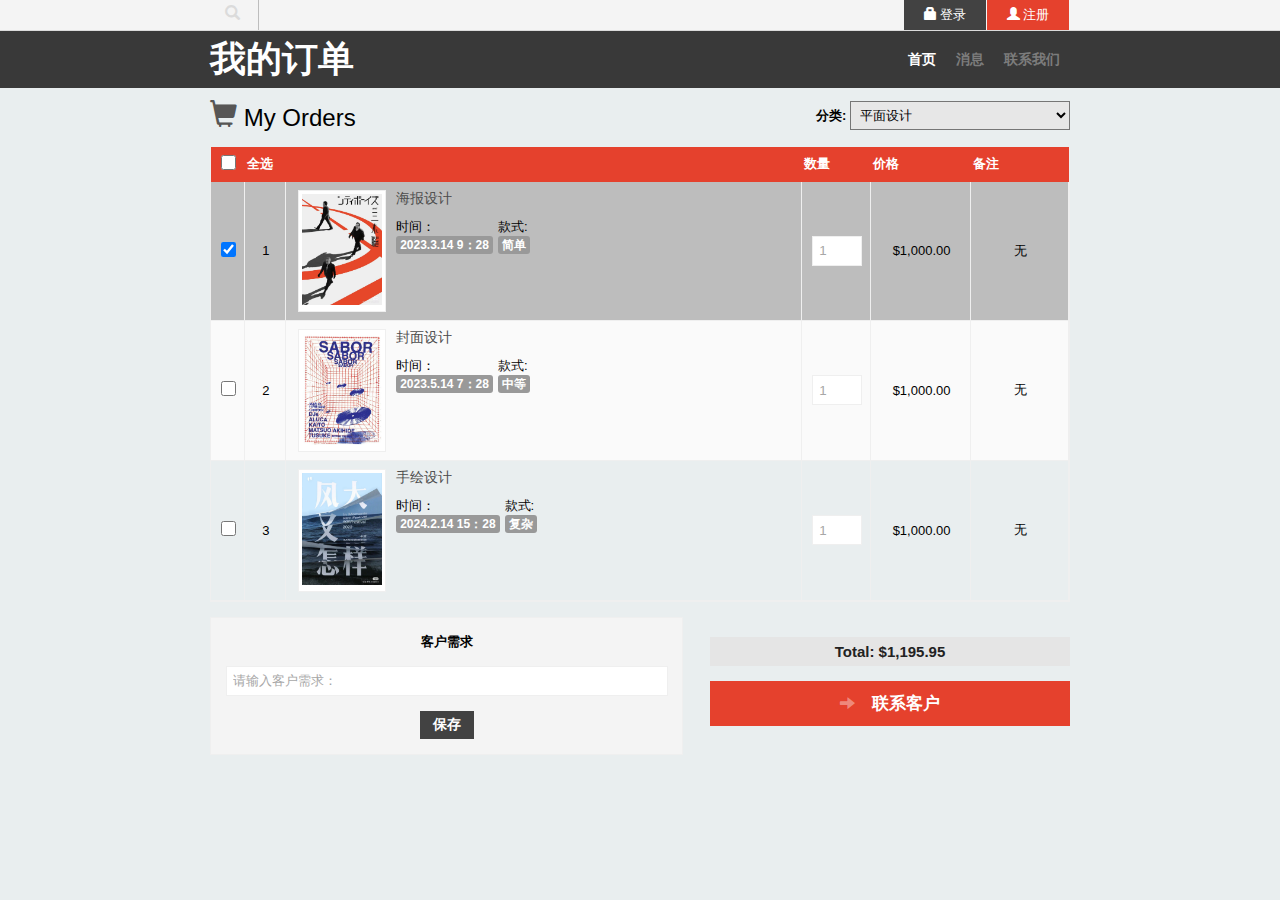
<file: dingdan/dingdan/order.html>
<!DOCTYPE html>
<html lang="en">
<head>
	<meta charset="UTF-8">
	<title>我的订单</title>
	<link rel="stylesheet" href="order.css">
	<link rel="stylesheet" href="style.css">
    <link rel="stylesheet" href="fonts/glyphicons/css/glyphicons.css">
	<link rel="stylesheet" href="fonts/font-awesome/css/font-awesome.min.css">
</head>
<body>
	<div id="header">
		<div id="top-nav">
			<div class="wrapper">
				<div id="search-box">
					<span class="glyphicon glyphicon-search"></span>
				</div> 
				<div id="top-menu">
					<ul>
						<li class="btn login">
							<a href="#">
								<span class="glyphicon glyphicon-lock"></span>
								登录
							</a>
						</li> 
						<li class="btn register">
							<a href="#">
								<span class="glyphicon glyphicon-user"></span> 
								注册
							</a>
						</li> 
					</ul>
				</div>
			</div>
		</div>
		<div id="nav">
			<div class="wrapper">
				<h1 class="logo">我的订单</h1>
				<ul class="nav-menu">
					<li class="selected"><a href="#">首页</a></li>
					<li class="menu-btn">
						<a href="#">消息</a></li>
					</li>
					<li><a href="#">联系我们</a></li>
				</ul>
			</div>
		</div>
	</div>
	<div class="zhan"></div>
	<div id="center" class="wrapper">
		<div class="top">
			<h2 class="title">
				<span class="glyphicon glyphicon-shopping-cart"></span>
				My Orders
			</h2>
			<div class="selected">
				<span>分类:</span>
				<select name="selected" id="selected">
					<option value="1">平面设计</option>
					<option value="2">视频设计</option>
					<option value="3">文档设计</option>
					<option value="4">室内设计</option>
				</select>
			</div>
			<div class="clear"></div>
		</div>
		<table class="middle">
			<thead>
				<tr">
					<th class="w31"><input type="checkbox" class="checkbox"></th>
					<th class="w39">全选</th>
					<th class="w521"></th>
					<th class="w67">数量</th>
					<th class="w97">价格</th>
					<th class="w97">备注</th>
				</tr>
			</thead>
			<tbody>
				<tr class="selected">
					<th><input type="checkbox" class="checkbox" checked></th>
					<th>1</th>
					<th class="praduct">
						<a href="#" class="img-box"><img src="img\order\1.jpg" alt=""></a>
						<div class="text-box">
							<a href="#">
								<h5>海报设计</h5>
							</a>
							<div class="type">
								<span>时间：</span>
								<br>
								<span class="grey">2023.3.14 9：28</span>
							</div>
							<div class="type">
								<span>款式:</span>
								<br>
								<span class="grey">简单</span>
							</div>
						</div>
					</th>
					<th><input type="text" class="text" value="1"></th>
					<th>$1,000.00</th>
					<th>无</th>
				</tr>
				<tr class="bgc">
					<th><input type="checkbox" class="checkbox"></th>
					<th>2</th>
					<th class="praduct">
						<a href="#" class="img-box"><img src="img\order\2.jpg" alt=""></a>
						<div class="text-box">
							<a href="#">
								<h5>封面设计</h5>
							</a>
							<div class="type">
								<span>时间：</span>
								<br>
								<span class="grey">2023.5.14 7：28</span>
							</div>
							<div class="type">
								<span>款式:</span>
								<br>
								<span class="grey">中等</span>
							</div>
						</div>
					</th>
					<th><input type="text" class="text" value="1"></th>
					<th>$1,000.00</th>
					<th>无</th>
				</tr>
				<tr>
					<th><input type="checkbox" class="checkbox"></th>
					<th>3</th>
					<th class="praduct">
						<a href="#" class="img-box"><img src="img\order\3.jpg" alt=""></a>
						<div class="text-box">
							<a href="#">
								<h5>手绘设计</h5>
							</a>
							<div class="type">
								<span>时间：</span>
								<br>
								<span class="grey">2024.2.14 15：28</span>
							</div>
							<div class="type">
								<span>款式:</span>
								<br>
								<span class="grey">复杂</span>
							</div>
						</div>
					</th>
					<th><input type="text" class="text" value="1"></th>
					<th>$1,000.00</th>
					<th>无</th>
				</tr>
			</tbody>	
		</table>
		<div class="bottom">
			<center class="discount">
				<strong>客户需求</strong>
				<input type="text" value="请输入客户需求：">
				<button>保存</button>
			</center>
			<div class="buy">
				<p>Total: $1,195.95</p>
				<button><span class="glyphicon glyphicon-arrow-right"></span>联系客户</button>
			</div>
		</div>
		<div class="clear"></div>
	</div>
	<script src="style.js"></script>
	<script src="order.js"></script>
</body>
</html>
</file>
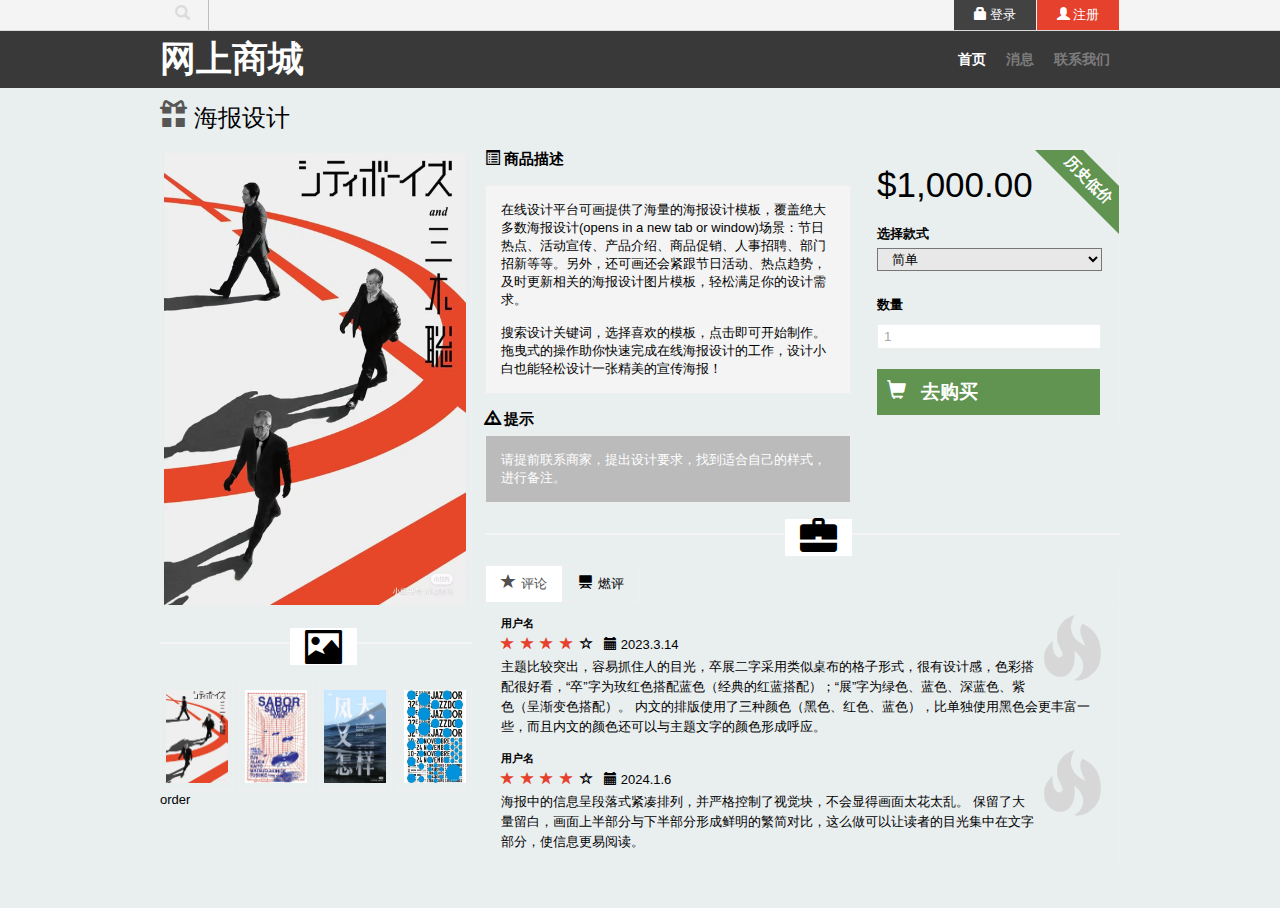
<file: dingdan/dingdan/product.html>
<!DOCTYPE html>
<html lang="en">
  <head>
    <meta charset="UTF-8" />
    <title>商品详情</title>
    <link rel="stylesheet" href="fonts/glyphicons/css/glyphicons.css" />
    <link rel="stylesheet" href="fonts/font-awesome/css/font-awesome.min.css" />
    <link rel="stylesheet" href="style.css" />
    <link rel="stylesheet" href="product.css" />
    <link rel="stylesheet" href="carousel.css" />
  </head>
  <body>
    <div id="header">
      <div id="top-nav">
        <div class="wrapper">
          <div id="search-box">
            <span class="glyphicon glyphicon-search"></span>
          </div>
          <div id="top-menu">
            <ul>
              <li class="btn login">
                <a href="#">
                  <span class="glyphicon glyphicon-lock"></span>
                  登录
                </a>
              </li>
              <li class="btn register">
                <a href="#">
                  <span class="glyphicon glyphicon-user"></span>
                  注册
                </a>
              </li>
            </ul>
          </div>
        </div>
      </div>
      <div id="nav">
        <div class="wrapper">
          <h1 class="logo">网上商城</h1>
          <ul class="nav-menu">
            <li class="selected"><a href="#">首页</a></li>
            <li class="menu-btn">
              <a href="#">消息</a></li>
            </li>

            <li><a href="#">联系我们</a></li>
          </ul>
        </div>
      </div>
    </div>
    <div class="zhan"></div>
    <div id="center" class="wrapper">
      <h2 id="title">
        <span class="glyphicon glyphicon-gift"></span>
        海报设计
      </h2>
      <div id="main">
        <div id="main-left">
          <a class="big-img-box">
            <img src="img\order\1.jpg" alt="" class="big-img" />
          </a>
          <div class="hr">
            <span class="glyphicon glyphicon-picture"> </span>
          </div>
          <ul class="small-imgs">
            <li>
              <a href="#" class="small-img-box">
                <img
                  src="img\order\1.jpg"
                  alt="图1"
                  class="small-img"
                />
              </a>
            </li>
            <li>
              <a href="#" class="small-img-box">
                <img
                  src="img\order\2.jpg"
                  alt="图2"
                  class="small-img"
                />
              </a>
            </li>
            <li>
              <a href="#" class="small-img-box">
                <img
                  src="img\order\3.jpg"
                  alt="图3"
                  class="small-img"
                />
              </a>
            </li>
            <li>
              <a href="#" class="small-img-box">
                <img
                  src="img\order\4.jpg"
                  alt="图4"
                  class="small-img"
                />
              </a>
            </li>
          </ul>
        </div>
        <div id="main-right">
          <div class="right-top">
            <div class="detail">
              <h3>
                <span class="glyphicon glyphicon-list-alt"></span>
                商品描述
              </h3>
              <div class="p-body">
                <p>
                  在线设计平台可画提供了海量的海报设计模板，覆盖绝大多数海报设计(opens in a new tab or window)场景：节日热点、活动宣传、产品介绍、商品促销、人事招聘、部门招新等等。另外，还可画还会紧跟节日活动、热点趋势，及时更新相关的海报设计图片模板，轻松满足你的设计需求。
                </p>
                <br />
                <p>
                  搜索设计关键词，选择喜欢的模板，点击即可开始制作。拖曳式的操作助你快速完成在线海报设计的工作，设计小白也能轻松设计一张精美的宣传海报！
                </p>
              </div>
              <h3>
                <span class="glyphicon glyphicon-warning-sign"></span>
                提示
              </h3>
              <p class="important-note">
                请提前联系商家，提出设计要求，找到适合自己的样式，进行备注。
              </p>
            </div>
            <div class="add">
              <span class="off">历史低价</span>
              <h4>$1,000.00</h4>
              <p class="btn-title">选择款式</p>
              <select name="select" id="select-size">
                <option value="1">简单</option>
                <option value="2">中等</option>
                <option value="3">复杂</option>
              </select>
              <p class="btn-title">数量</p>
              <input type="text" value="1" />
              <a href="#" class="butten"
                ><span class="glyphicon glyphicon-shopping-cart"></span> 去购买</a
              >
            </div>
            <div class="clear"></div>
          </div>
          <div class="hr">
            <span class="glyphicon glyphicon-briefcase"> </span>
          </div>
          <div class="right-bottom" id="right-bottom">
            <ul class="btn-box">
              <li class="active">
                <span class="glyphicon glyphicon-star"></span>评论
              </li>
              <li>
                <span class="glyphicon glyphicon-blackboard"></span>燃评
              </li>
            </ul>
            <div class="content-box">
              <div class="active customer js-box">
                <div class="one-customer">
                  <span class="glyphicon glyphicon-fire"></span>
                  <h5>用户名</h5>
                  <p class="star">
                    <span class="glyphicon glyphicon-star"></span>
                    <span class="glyphicon glyphicon-star"></span>
                    <span class="glyphicon glyphicon-star"></span>
                    <span class="glyphicon glyphicon-star"></span>
                    <span class="glyphicon glyphicon-star-empty"></span>
                    <span class="glyphicon glyphicon-calendar"></span>
                    <span>2023.3.14 </span>
                  </p>
                  <p class="text">
                    主题比较突出，容易抓住人的目光，卒展二字采用类似桌布的格子形式，很有设计感，色彩搭配很好看，“卒”字为玫红色搭配蓝色（经典的红蓝搭配）；“展”字为绿色、蓝色、深蓝色、紫色（呈渐变色搭配）。
                    内文的排版使用了三种颜色（黑色、红色、蓝色），比单独使用黑色会更丰富一些，而且内文的颜色还可以与主题文字的颜色形成呼应。
                  </p>
                </div>
                <div class="one-customer">
                  <span class="glyphicon glyphicon-fire"></span>
                  <h5>用户名</h5>
                  <p class="star">
                    <span class="glyphicon glyphicon-star"></span>
                    <span class="glyphicon glyphicon-star"></span>
                    <span class="glyphicon glyphicon-star"></span>
                    <span class="glyphicon glyphicon-star"></span>
                    <span class="glyphicon glyphicon-star-empty"></span>
                    <span class="glyphicon glyphicon-calendar"></span>
                    <span>2024.1.6</span>
                  </p>
                  <p class="text">
                    海报中的信息呈段落式紧凑排列，并严格控制了视觉块，不会显得画面太花太乱。
                    保留了大量留白，画面上半部分与下半部分形成鲜明的繁简对比，这么做可以让读者的目光集中在文字部分，使信息更易阅读。
                  </p>
                </div>
              </div>
              <div class="js-box">
                <p>
                海报中的信息呈段落式紧凑排列，并严格控制了视觉块，不会显得画面太花太乱。
                </p>
                <p>
                    <br/>
                设计主题比较突出，容易抓住人的目光，卒展二字采用类似桌布的格子形式，很有设计感，色彩搭配很好看，“卒”字为玫红色搭配蓝色（经典的红蓝搭配）；“展”字为绿色、蓝色、深蓝色、紫色（呈渐变色搭配）。
                内文的排版使用了三种颜色（黑色、红色、蓝色），比单独使用黑色会更丰富一些，而且内文的颜色还可以与主题文字的颜色形成呼应。
                </p>
              </div>
            </div>
          </div>
        </div>order
      </div>
      <div class="clear"></div>
    </div>

    <div class="dialog-box">
      <div class="content">
        <div class="dialog-title">
          <span class="dialog-close">X</span>
        </div>
        <div class="dialog-body">
          <img src="img\order\1.jpg" alt="" />
          <span class="dialog-prev">&lt;</span>
          <span class="dialog-next">&gt;</span>
        </div>
      </div>
    </div>
    <script src="style.js"></script>
    <script src="product.js"></script>
  </body>
</html>
</file>
<file: dingdan/dingdan/order.css>
/*top 开始*/
.title {
  font-size: 24px;
  font-weight: normal;
  margin-bottom: 15px;
  float: left;
}
.title .glyphicon {
  color: #575655;
  font-size: 27px;
}
.top .selected {
  float: right;
  line-height: 32px;
  font-weight: 600;
}
#selected {
  width: 220px;
  background: #e7e7e7;
  padding: 5px;
}
#selected option {
  background: #fff;
}
/*top 结束*/
/*table 开始*/
.middle {
  border: 1px solid #efefef;
  border-spacing: 0;
  border-top: 0;
  margin-bottom: 15px;
}
.middle .praduct {
  text-align: left;
}
thead th {
  text-align: left;
}
th {
  padding: 8px 0 8px 2px;
  border: 1px solid #efefef;
  border-left: 0;
  border-top: 0;
}
.w31 {
  width: 31px;
  text-align: center;
}
.w39 {
  width: 39px;
}
.w521 {
  width: 521px;
}
.w67 {
  width: 67px;
}
.w97 {
  width: 97px;
}
thead {
  background: #e5412d;
  color: #fff;
  height: 20px;
  border-color: #e5412d;
}
.middle thead th {
  border-color: #e5412d;
}
th .checkbox {
  width: 15px;
  height: 15px;
  border-radius: 7px;
}
tbody tr:hover,
tbody tr.selected {
  background: #bdbdbd;
}
tbody th {
  font-weight: normal;
}
tbody .bgc {
  background: #fafafa;
}
.middle .img-box {
  display: block;
  padding: 3px;
  border: 1px solid #efefef;
  background: #fff;
  width: 80px;
  float: left;
  margin-left: 10px;
  margin-right: 10px;
}
.middle .img-box img {
  width: 80px;
}
.middle .text-box {
  float: left;
}
.middle .text-box h5 {
  font-weight: 400;
  color: #4d4d4d;
  font-size: 14px;
}
.middle .text-box a {
  margin-bottom: 10px;
  display: block;
}
.middle .text-box a p {
  color: #e5412d;
  font-weight: normal;
}
.middle .text-box a p:hover {
  color: #4d4d4d;
}
.middle .text-box .type {
  float: left;
  margin-right: 5px;
  font-weight: normal;
}
.middle .text-box .type .grey {
  border-radius: 3px;
  display: inline-block;
  padding: 2px 4px;
  font-size: 12px;
  font-weight: bold;
  line-height: 14px;
  color: #ffffff;
  background: #999999;
}
.middle .text {
  width: 36px;
  height: 20px;
  padding: 4px 6px;
  border: 1px solid #efefef;
  color: #a7a7a7;
}
/*table 结束*/

/*bottom 开始*/
.discount {
  float: left;
  border: 1px solid #efefef;
  padding: 15px;
  position: relative;
  background: #f4f4f4;
  margin: 0 0 15px;
  width: 441px;
}
.discount strong {
  display: block;
}
.discount input {
  display: block;
  margin: 15px 0;
  border: 1px solid #efefef;
  color: #a7a7a7;
  padding: 4px 6px;
  height: 20px;
  width: 428px;
}
.discount button {
  display: block;
  background: #424242;
  color: #fff;
  border: 1px solid #424242;
  padding: 4px 12px;
  font-size: 14px;
  font-weight: bold;
}

.buy {
  width: 360px;
  float: right;
  padding-top: 20px;
}
.buy p {
  font-size: 15px;
  color: #222;
  height: 29px;
  padding: 0 10px;
  line-height: 29px;
  background: #e5e5e5;
  text-align: center;
  font-weight: bold;
  margin-bottom: 15px;
}
.buy button {
  font-weight: 600;
  padding: 10px;
  background: #e5412d;
  border: 1px solid #e5412d;
  color: #ffffff;
  width: 100%;
  font-size: 17px;
}
.buy span {
  color: rgba(255, 255, 255, 0.4);
  margin-right: 17px;
  font-size: 15px;
}
/*bottom 结束*/
</file>
<file: dingdan/dingdan/style.css>
/*样式重置*/
* {
  margin: 0;
  padding: 0;
}
ul,
ol {
  list-style: none;
}
a {
  text-decoration: none;
}
img {
  border: 0;
}

/*通用样式 开始*/
body {
  font-size: 13px;
  font-family: "Roboto", sans-serif;
  background: #e9eeef;
}
.wrapper {
  width: 860px;
  margin: 0 auto;
}
.arrow {
  width: 0;
  height: 0;
  border: 4px solid transparent;
  border-top-color: #bdbdbd;
  display: inline-block;
}
.zhan {
  height: 100px;
}
.clear {
  clear: both;
}
/*通用样式 结束*/

/*header 开始*/
#header {
  width: 100%;
  height: 88px;
  position: fixed;
  z-index: 1;
}
#top-nav {
  height: 30px;
  line-height: 30px;
  background: #f4f4f4;
  border-bottom: 1px solid #dbdbdb;
}
#top-nav .glyphicon-search {
  text-indent: 15px;
  color: #dbdbdb;
  font-size: 15px;
}
#top-nav .glyphicon-search:hover {
  color: #f00;
  cursor: pointer; /*鼠标变手形*/
}
#search-box {
  width: 48px;
  border-right: 1px solid #bdbdbd;
  float: left;
}
#top-menu {
  height: 30px;
  float: right;
}
#top-menu li {
  float: left;
  margin-right: 10px;
}

#top-menu .share a {
  font-size: 17px;
  color: #dbdbdb;
}
#top-menu .share a:hover {
  color: #f00;
}
#top-menu .btn {
  width: 82px;
  height: 30px;
  text-align: center;
  margin-right: 1px;
}
#top-menu .btn:hover {
  background: #f4f4f4;
}
#top-menu .btn:hover a {
  color: #040404;
}
#top-menu .btn:hover .glyphicon {
  color: #f00;
}
#top-menu .btn a {
  color: #fff;
}
#top-menu .login {
  background: #424242;
}
#top-menu .register {
  background: #e5412d;
}
#nav {
  height: 56px;
  line-height: 56px;
  border-bottom: 1px solid #393939;
  background: #393939;
}
#nav .logo {
  color: #fff;
  font-size: 36px;
  float: left;
}
#nav .nav-menu {
  float: right;
}
#nav .nav-menu > li {
  float: left;
  padding: 0 10px;
  position: relative;
}

@keyframes showul {
  0% {
  }
  100% {
    top: 56px;
  }
}
#nav .nav-menu a {
  font-size: 14px;
  color: #7c7c7c;
  font-weight: bold;
}
#nav .nav-menu .selected a {
  color: #fff;
}

/*header 结束*/
</file>
<file: dingdan/dingdan/fonts/glyphicons/css/glyphicons.css>
/*!
 *
 *  Project:  GLYPHICONS
 *  Author:   Jan Kovarik - www.glyphicons.com
 *  Twitter:  @jankovarik
 *
 */
html,
html .halflings {
  -webkit-font-smoothing: antialiased !important;
}
@font-face {
  font-family: 'Glyphicons Halflings';

  src: url('../fonts/glyphicons-halflings-regular.eot');
  src: url('../fonts/glyphicons-halflings-regular.eot?#iefix') format('embedded-opentype'), url('../fonts/glyphicons-halflings-regular.woff2') format('woff2'), url('../fonts/glyphicons-halflings-regular.woff') format('woff'), url('../fonts/glyphicons-halflings-regular.ttf') format('truetype'), url('../fonts/glyphicons-halflings-regular.svg#glyphicons_halflingsregular') format('svg');
}
.glyphicon {
  position: relative;
  top: 1px;
  display: inline-block;
  font-family: 'Glyphicons Halflings';
  font-style: normal;
  font-weight: normal;
  line-height: 1;

  -webkit-font-smoothing: antialiased;
  -moz-osx-font-smoothing: grayscale;
}
.glyphicon-asterisk:before {
  content: "\002a";
}
.glyphicon-plus:before {
  content: "\002b";
}
.glyphicon-euro:before,
.glyphicon-eur:before {
  content: "\20ac";
}
.glyphicon-minus:before {
  content: "\2212";
}
.glyphicon-cloud:before {
  content: "\2601";
}
.glyphicon-envelope:before {
  content: "\2709";
}
.glyphicon-pencil:before {
  content: "\270f";
}
.glyphicon-glass:before {
  content: "\e001";
}
.glyphicon-music:before {
  content: "\e002";
}
.glyphicon-search:before {
  content: "\e003";
}
.glyphicon-heart:before {
  content: "\e005";
}
.glyphicon-star:before {
  content: "\e006";
}
.glyphicon-star-empty:before {
  content: "\e007";
}
.glyphicon-user:before {
  content: "\e008";
}
.glyphicon-film:before {
  content: "\e009";
}
.glyphicon-th-large:before {
  content: "\e010";
}
.glyphicon-th:before {
  content: "\e011";
}
.glyphicon-th-list:before {
  content: "\e012";
}
.glyphicon-ok:before {
  content: "\e013";
}
.glyphicon-remove:before {
  content: "\e014";
}
.glyphicon-zoom-in:before {
  content: "\e015";
}
.glyphicon-zoom-out:before {
  content: "\e016";
}
.glyphicon-off:before {
  content: "\e017";
}
.glyphicon-signal:before {
  content: "\e018";
}
.glyphicon-cog:before {
  content: "\e019";
}
.glyphicon-trash:before {
  content: "\e020";
}
.glyphicon-home:before {
  content: "\e021";
}
.glyphicon-file:before {
  content: "\e022";
}
.glyphicon-time:before {
  content: "\e023";
}
.glyphicon-road:before {
  content: "\e024";
}
.glyphicon-download-alt:before {
  content: "\e025";
}
.glyphicon-download:before {
  content: "\e026";
}
.glyphicon-upload:before {
  content: "\e027";
}
.glyphicon-inbox:before {
  content: "\e028";
}
.glyphicon-play-circle:before {
  content: "\e029";
}
.glyphicon-repeat:before {
  content: "\e030";
}
.glyphicon-refresh:before {
  content: "\e031";
}
.glyphicon-list-alt:before {
  content: "\e032";
}
.glyphicon-lock:before {
  content: "\e033";
}
.glyphicon-flag:before {
  content: "\e034";
}
.glyphicon-headphones:before {
  content: "\e035";
}
.glyphicon-volume-off:before {
  content: "\e036";
}
.glyphicon-volume-down:before {
  content: "\e037";
}
.glyphicon-volume-up:before {
  content: "\e038";
}
.glyphicon-qrcode:before {
  content: "\e039";
}
.glyphicon-barcode:before {
  content: "\e040";
}
.glyphicon-tag:before {
  content: "\e041";
}
.glyphicon-tags:before {
  content: "\e042";
}
.glyphicon-book:before {
  content: "\e043";
}
.glyphicon-bookmark:before {
  content: "\e044";
}
.glyphicon-print:before {
  content: "\e045";
}
.glyphicon-camera:before {
  content: "\e046";
}
.glyphicon-font:before {
  content: "\e047";
}
.glyphicon-bold:before {
  content: "\e048";
}
.glyphicon-italic:before {
  content: "\e049";
}
.glyphicon-text-height:before {
  content: "\e050";
}
.glyphicon-text-width:before {
  content: "\e051";
}
.glyphicon-align-left:before {
  content: "\e052";
}
.glyphicon-align-center:before {
  content: "\e053";
}
.glyphicon-align-right:before {
  content: "\e054";
}
.glyphicon-align-justify:before {
  content: "\e055";
}
.glyphicon-list:before {
  content: "\e056";
}
.glyphicon-indent-left:before {
  content: "\e057";
}
.glyphicon-indent-right:before {
  content: "\e058";
}
.glyphicon-facetime-video:before {
  content: "\e059";
}
.glyphicon-picture:before {
  content: "\e060";
}
.glyphicon-map-marker:before {
  content: "\e062";
}
.glyphicon-adjust:before {
  content: "\e063";
}
.glyphicon-tint:before {
  content: "\e064";
}
.glyphicon-edit:before {
  content: "\e065";
}
.glyphicon-share:before {
  content: "\e066";
}
.glyphicon-check:before {
  content: "\e067";
}
.glyphicon-move:before {
  content: "\e068";
}
.glyphicon-step-backward:before {
  content: "\e069";
}
.glyphicon-fast-backward:before {
  content: "\e070";
}
.glyphicon-backward:before {
  content: "\e071";
}
.glyphicon-play:before {
  content: "\e072";
}
.glyphicon-pause:before {
  content: "\e073";
}
.glyphicon-stop:before {
  content: "\e074";
}
.glyphicon-forward:before {
  content: "\e075";
}
.glyphicon-fast-forward:before {
  content: "\e076";
}
.glyphicon-step-forward:before {
  content: "\e077";
}
.glyphicon-eject:before {
  content: "\e078";
}
.glyphicon-chevron-left:before {
  content: "\e079";
}
.glyphicon-chevron-right:before {
  content: "\e080";
}
.glyphicon-plus-sign:before {
  content: "\e081";
}
.glyphicon-minus-sign:before {
  content: "\e082";
}
.glyphicon-remove-sign:before {
  content: "\e083";
}
.glyphicon-ok-sign:before {
  content: "\e084";
}
.glyphicon-question-sign:before {
  content: "\e085";
}
.glyphicon-info-sign:before {
  content: "\e086";
}
.glyphicon-screenshot:before {
  content: "\e087";
}
.glyphicon-remove-circle:before {
  content: "\e088";
}
.glyphicon-ok-circle:before {
  content: "\e089";
}
.glyphicon-ban-circle:before {
  content: "\e090";
}
.glyphicon-arrow-left:before {
  content: "\e091";
}
.glyphicon-arrow-right:before {
  content: "\e092";
}
.glyphicon-arrow-up:before {
  content: "\e093";
}
.glyphicon-arrow-down:before {
  content: "\e094";
}
.glyphicon-share-alt:before {
  content: "\e095";
}
.glyphicon-resize-full:before {
  content: "\e096";
}
.glyphicon-resize-small:before {
  content: "\e097";
}
.glyphicon-exclamation-sign:before {
  content: "\e101";
}
.glyphicon-gift:before {
  content: "\e102";
}
.glyphicon-leaf:before {
  content: "\e103";
}
.glyphicon-fire:before {
  content: "\e104";
}
.glyphicon-eye-open:before {
  content: "\e105";
}
.glyphicon-eye-close:before {
  content: "\e106";
}
.glyphicon-warning-sign:before {
  content: "\e107";
}
.glyphicon-plane:before {
  content: "\e108";
}
.glyphicon-calendar:before {
  content: "\e109";
}
.glyphicon-random:before {
  content: "\e110";
}
.glyphicon-comment:before {
  content: "\e111";
}
.glyphicon-magnet:before {
  content: "\e112";
}
.glyphicon-chevron-up:before {
  content: "\e113";
}
.glyphicon-chevron-down:before {
  content: "\e114";
}
.glyphicon-retweet:before {
  content: "\e115";
}
.glyphicon-shopping-cart:before {
  content: "\e116";
}
.glyphicon-folder-close:before {
  content: "\e117";
}
.glyphicon-folder-open:before {
  content: "\e118";
}
.glyphicon-resize-vertical:before {
  content: "\e119";
}
.glyphicon-resize-horizontal:before {
  content: "\e120";
}
.glyphicon-hdd:before {
  content: "\e121";
}
.glyphicon-bullhorn:before {
  content: "\e122";
}
.glyphicon-bell:before {
  content: "\e123";
}
.glyphicon-certificate:before {
  content: "\e124";
}
.glyphicon-thumbs-up:before {
  content: "\e125";
}
.glyphicon-thumbs-down:before {
  content: "\e126";
}
.glyphicon-hand-right:before {
  content: "\e127";
}
.glyphicon-hand-left:before {
  content: "\e128";
}
.glyphicon-hand-up:before {
  content: "\e129";
}
.glyphicon-hand-down:before {
  content: "\e130";
}
.glyphicon-circle-arrow-right:before {
  content: "\e131";
}
.glyphicon-circle-arrow-left:before {
  content: "\e132";
}
.glyphicon-circle-arrow-up:before {
  content: "\e133";
}
.glyphicon-circle-arrow-down:before {
  content: "\e134";
}
.glyphicon-globe:before {
  content: "\e135";
}
.glyphicon-wrench:before {
  content: "\e136";
}
.glyphicon-tasks:before {
  content: "\e137";
}
.glyphicon-filter:before {
  content: "\e138";
}
.glyphicon-briefcase:before {
  content: "\e139";
}
.glyphicon-fullscreen:before {
  content: "\e140";
}
.glyphicon-dashboard:before {
  content: "\e141";
}
.glyphicon-paperclip:before {
  content: "\e142";
}
.glyphicon-heart-empty:before {
  content: "\e143";
}
.glyphicon-link:before {
  content: "\e144";
}
.glyphicon-phone:before {
  content: "\e145";
}
.glyphicon-pushpin:before {
  content: "\e146";
}
.glyphicon-usd:before {
  content: "\e148";
}
.glyphicon-gbp:before {
  content: "\e149";
}
.glyphicon-sort:before {
  content: "\e150";
}
.glyphicon-sort-by-alphabet:before {
  content: "\e151";
}
.glyphicon-sort-by-alphabet-alt:before {
  content: "\e152";
}
.glyphicon-sort-by-order:before {
  content: "\e153";
}
.glyphicon-sort-by-order-alt:before {
  content: "\e154";
}
.glyphicon-sort-by-attributes:before {
  content: "\e155";
}
.glyphicon-sort-by-attributes-alt:before {
  content: "\e156";
}
.glyphicon-unchecked:before {
  content: "\e157";
}
.glyphicon-expand:before {
  content: "\e158";
}
.glyphicon-collapse-down:before {
  content: "\e159";
}
.glyphicon-collapse-up:before {
  content: "\e160";
}
.glyphicon-log-in:before {
  content: "\e161";
}
.glyphicon-flash:before {
  content: "\e162";
}
.glyphicon-log-out:before {
  content: "\e163";
}
.glyphicon-new-window:before {
  content: "\e164";
}
.glyphicon-record:before {
  content: "\e165";
}
.glyphicon-save:before {
  content: "\e166";
}
.glyphicon-open:before {
  content: "\e167";
}
.glyphicon-saved:before {
  content: "\e168";
}
.glyphicon-import:before {
  content: "\e169";
}
.glyphicon-export:before {
  content: "\e170";
}
.glyphicon-send:before {
  content: "\e171";
}
.glyphicon-floppy-disk:before {
  content: "\e172";
}
.glyphicon-floppy-saved:before {
  content: "\e173";
}
.glyphicon-floppy-remove:before {
  content: "\e174";
}
.glyphicon-floppy-save:before {
  content: "\e175";
}
.glyphicon-floppy-open:before {
  content: "\e176";
}
.glyphicon-credit-card:before {
  content: "\e177";
}
.glyphicon-transfer:before {
  content: "\e178";
}
.glyphicon-cutlery:before {
  content: "\e179";
}
.glyphicon-header:before {
  content: "\e180";
}
.glyphicon-compressed:before {
  content: "\e181";
}
.glyphicon-earphone:before {
  content: "\e182";
}
.glyphicon-phone-alt:before {
  content: "\e183";
}
.glyphicon-tower:before {
  content: "\e184";
}
.glyphicon-stats:before {
  content: "\e185";
}
.glyphicon-sd-video:before {
  content: "\e186";
}
.glyphicon-hd-video:before {
  content: "\e187";
}
.glyphicon-subtitles:before {
  content: "\e188";
}
.glyphicon-sound-stereo:before {
  content: "\e189";
}
.glyphicon-sound-dolby:before {
  content: "\e190";
}
.glyphicon-sound-5-1:before {
  content: "\e191";
}
.glyphicon-sound-6-1:before {
  content: "\e192";
}
.glyphicon-sound-7-1:before {
  content: "\e193";
}
.glyphicon-copyright-mark:before {
  content: "\e194";
}
.glyphicon-registration-mark:before {
  content: "\e195";
}
.glyphicon-cloud-download:before {
  content: "\e197";
}
.glyphicon-cloud-upload:before {
  content: "\e198";
}
.glyphicon-tree-conifer:before {
  content: "\e199";
}
.glyphicon-tree-deciduous:before {
  content: "\e200";
}
.glyphicon-cd:before {
  content: "\e201";
}
.glyphicon-save-file:before {
  content: "\e202";
}
.glyphicon-open-file:before {
  content: "\e203";
}
.glyphicon-level-up:before {
  content: "\e204";
}
.glyphicon-copy:before {
  content: "\e205";
}
.glyphicon-paste:before {
  content: "\e206";
}
.glyphicon-alert:before {
  content: "\e209";
}
.glyphicon-equalizer:before {
  content: "\e210";
}
.glyphicon-king:before {
  content: "\e211";
}
.glyphicon-queen:before {
  content: "\e212";
}
.glyphicon-pawn:before {
  content: "\e213";
}
.glyphicon-bishop:before {
  content: "\e214";
}
.glyphicon-knight:before {
  content: "\e215";
}
.glyphicon-baby-formula:before {
  content: "\e216";
}
.glyphicon-tent:before {
  content: "\26fa";
}
.glyphicon-blackboard:before {
  content: "\e218";
}
.glyphicon-bed:before {
  content: "\e219";
}
.glyphicon-apple:before {
  content: "\f8ff";
}
.glyphicon-erase:before {
  content: "\e221";
}
.glyphicon-hourglass:before {
  content: "\231b";
}
.glyphicon-lamp:before {
  content: "\e223";
}
.glyphicon-duplicate:before {
  content: "\e224";
}
.glyphicon-piggy-bank:before {
  content: "\e225";
}
.glyphicon-scissors:before {
  content: "\e226";
}
.glyphicon-bitcoin:before {
  content: "\e227";
}
.glyphicon-btc:before {
  content: "\e227";
}
.glyphicon-xbt:before {
  content: "\e227";
}
.glyphicon-yen:before {
  content: "\00a5";
}
.glyphicon-jpy:before {
  content: "\00a5";
}
.glyphicon-ruble:before {
  content: "\20bd";
}
.glyphicon-rub:before {
  content: "\20bd";
}
.glyphicon-scale:before {
  content: "\e230";
}
.glyphicon-ice-lolly:before {
  content: "\e231";
}
.glyphicon-ice-lolly-tasted:before {
  content: "\e232";
}
.glyphicon-education:before {
  content: "\e233";
}
.glyphicon-option-horizontal:before {
  content: "\e234";
}
.glyphicon-option-vertical:before {
  content: "\e235";
}
.glyphicon-menu-hamburger:before {
  content: "\e236";
}
.glyphicon-modal-window:before {
  content: "\e237";
}
.glyphicon-oil:before {
  content: "\e238";
}
.glyphicon-grain:before {
  content: "\e239";
}
.glyphicon-sunglasses:before {
  content: "\e240";
}
.glyphicon-text-size:before {
  content: "\e241";
}
.glyphicon-text-color:before {
  content: "\e242";
}
.glyphicon-text-background:before {
  content: "\e243";
}
.glyphicon-object-align-top:before {
  content: "\e244";
}
.glyphicon-object-align-bottom:before {
  content: "\e245";
}
.glyphicon-object-align-horizontal:before {
  content: "\e246";
}
.glyphicon-object-align-left:before {
  content: "\e247";
}
.glyphicon-object-align-vertical:before {
  content: "\e248";
}
.glyphicon-object-align-right:before {
  content: "\e249";
}
.glyphicon-triangle-right:before {
  content: "\e250";
}
.glyphicon-triangle-left:before {
  content: "\e251";
}
.glyphicon-triangle-bottom:before {
  content: "\e252";
}
.glyphicon-triangle-top:before {
  content: "\e253";
}
.glyphicon-console:before {
  content: "\e254";
}
.glyphicon-superscript:before {
  content: "\e255";
}
.glyphicon-subscript:before {
  content: "\e256";
}
.glyphicon-menu-left:before {
  content: "\e257";
}
.glyphicon-menu-right:before {
  content: "\e258";
}
.glyphicon-menu-down:before {
  content: "\e259";
}
.glyphicon-menu-up:before {
  content: "\e260";
}
</file>
<file: dingdan/dingdan/product.css>
.wrapper {
  width: 960px;
  margin: 0 auto;
}
/*title 开始*/
#title {
  font-size: 24px;
  font-weight: normal;
  margin-bottom: 15px;
}
#title .glyphicon {
  color: #575655;
  font-size: 27px;
}
/*title 结束*/
/*center 开始*/
#center {
  margin-bottom: 40px;
}
/*center 结束*/
/*main 开始*/
#main {
  margin-bottom: 15px;
}
#main-left {
  float: left;
}
#main-right {
  float: right;
  width: 635px;
}
/*main-left 开始*/
#main-left {
  margin-right: 5px;
  width: 312px;
}
#main-left .big-img-box {
  display: block;
  padding: 3px;
  border: 1px solid #efefef;
}
#main-left .big-img-box .big-img {
  width: 302px;
  height: 452px;
}
/*hr 开始*/
#main-left .hr {
  height: 2px;
  background: #f4f4f4;
  margin: 30px auto;
  position: relative;
  text-align: center;
}
#main-left .hr .glyphicon {
  font-size: 37px;
  position: absolute;
  top: 50%;
  left: 130px;
  margin-top: -15px;
  padding: 0 15px;
  background: #fff;
}
/*hr 结束*/
#main-left ul {
  margin-top: 40px;
}
#main-left ul li {
  float: left;
  margin-right: 5px;
}
#main-left ul li:last-child {
  float: right;
  margin-right: 0;
}
#main-left .small-img-box {
  padding: 5px;
  border: 1px solid #efefef;
  display: inline-block;
}
#main-left .small-img {
  width: 62px;
  height: 93px;
}
/*main-left 结束*/

/*main-right 开始*/
/*right-top 开始*/
#main-right .detail {
  float: left;
  width: 366px;
}
#main-right .detail .p-body {
  margin: 15px 0;
  background: #f4f4f4;
  border: 1px solid #efefef;
  padding: 15px;
}
#main-right .detail .important-note {
  padding: 15px;
  border: 1px solid #efefef;
  color: #fff;
  background: #bbbbbb;
  margin-top: 5px;
}
#main-right .add {
  width: 227px;
  float: right;
  border: 1px solid #efefef;
  padding: 15px;
  position: relative;
  margin: 0 0 15px 10px;
  overflow: hidden;
}
#main-right .add .off {
  position: absolute;
  right: -30px;
  top: 13px;
  color: #fff;
  background: #609450;
  width: 120px;
  height: 34px;
  line-height: 34px;
  font-weight: bold;
  font-size: 15px;
  text-align: center;
  -webkit-transform: rotate(45deg);
}
#main-right .add h4 {
  font-size: 35px;
  line-height: 40px;
  font-weight: normal;
}

#main-right .add .btn-title {
  margin-top: 20px;
  font-weight: 600;
}
#select-size {
  padding: 2px 10px;
  background: #e8e8e8;
  width: 225px;
  margin: 5px 0;
}
#select-size option {
  background: #fff;
}
#main-right input {
  border: 1px solid #efefef;
  color: #a7a7a7;
  padding: 4px 6px;
  margin: 10px 0;
  width: 210px;
}
#main-right .butten {
  padding: 10px;
  font-weight: 600;
  background: #609450;
  border-color: #609450;
  color: #ffffff;
  width: 203px;
  display: block;
  text-align: left;
  font-size: 19px;
  margin-top: 10px;
}
#main-right .butten .glyphicon {
  margin-right: 10px;
}

/*right-top 结束*/
/*hr 开始*/
#main-right .hr {
  height: 2px;
  background: #f4f4f4;
  margin: 30px auto;
  position: relative;
  text-align: center;
}
#main-right .hr .glyphicon {
  font-size: 37px;
  position: absolute;
  top: 50%;
  left: 300px;
  margin-top: -15px;
  padding: 0 15px;
  background: #fff;
}
/*hr 结束*/
/*right-bottom 开始*/
#main-right .right-bottom {
  border: 1px solid #efefef;
}
#main-right .right-bottom .btn-box {
  border-bottom: 1px solid #efefef;
  height: 35px;
}
#main-right .right-bottom .btn-box li {
  float: left;
  height: 35px;
  line-height: 35px;
  padding: 0 15px;
  border-right: 1px solid #efefef;
  display: block;
}
#main-right .right-bottom .btn-box li span {
  margin-right: 5px;
  font-size: 15px;
}
#main-right .right-bottom ul .active {
  color: #505050;
  height: 36px;
  background: #fff;
}
#main-right .content-box > div {
  display: none;
  padding: 15px;
}
#main-right .content-box .active {
  display: block;
}

#main-right .one-customer {
  margin-bottom: 15px;
}
#main-right .one-customer:last-child {
  margin-bottom: 0;
}
#main-right .one-customer .glyphicon-fire {
  font-size: 5em;
  float: right;
  margin-left: 5px;
  color: #d7d7d7;
}
#main-right .one-customer .star {
  /* color: #d7d7d7; */
  margin: 5px 0;
}
#main-right .one-customer .glyphicon-star {
  color: #e5412d;
  margin-right: 3px;
}
#main-right .one-customer .glyphicon-star-empty {
  margin-right: 8px;
}
#main-right .one-customer .text {
  line-height: 20px;
}

/*right-bottom 结束*/
/*main-right 结束*/
/*main 结束*/

/*弹层 开始*/
.dialog-box {
  background: rgba(0, 0, 0, 0.6);
  /*position: absolute;*/
  position: fixed;
  left: 0;
  top: 0;
  right: 0;
  bottom: 0;
  z-index: 999;
  display: none;
}
.content {
  width: 423px;
  height: 498px;
  background: #fff;
  position: absolute;
  left: 50%;
  /*top:50%;*/
  top: -249px;
  margin-left: -212px;
  margin-top: -249px;
}

@keyframes show {
  100% {
    top: 50%;
  }
}
.dialog-title {
  height: 30px;
  background: #f4f4ff;
  border-bottom: 1px solid #efefef;
  text-align: right;
  line-height: 30px;
}
.dialog-close {
  margin-right: 8px;
  cursor: pointer;
}
.dialog-body {
  text-align: center;
  height: 406px;
}
.dialog-body img {
  width: 265px;
  height: 395px;
  margin: 10px 0;
  position: absolute;
  left: 80px;
  top: 25px;
}
.dialog-prev,
.dialog-next {
  width: 40px;
  height: 40px;
  background: rgba(0, 0, 0, 0.6);
  border-radius: 50%;
  text-align: center;
  line-height: 40px;
  font-size: 30px;
  color: #fff;
  position: absolute;
  top: 50%;
  margin-top: -20px;
}
.dialog-prev {
  left: 95px;
}
.dialog-next {
  right: 95px;
}
.dialog-btns {
  height: 40px;
  background: #f4f4ff;
  border-top: 1px solid #efefef;
  padding: 10px 15px;
}
.dialog-btns span {
  height: 30px;
  line-height: 30px;
  color: #fff;
  padding: 0 10px;
  display: inline-block;
  font-size: 16px;
  font-weight: bold;
}
.prev-btn {
  background: #e5412d;
}
.next-btn {
  background: #5cc7dd;
}
.slide-btn {
  background: #609450;
}
.dialog-btns span.download-btn {
  background: #f5f5f5;
  color: #000;
  border: 1px solid #cccccc;
}

@keyframes hide {
  100% {
    opacity: 0;
  }
}

/*弹层 结束*/
</file>
<file: dingdan/dingdan/carousel.css>
/*轮播图组件 开始*/
.carousel {
  width: 472px;
  height: 254px;
  overflow: hidden;
}
.carousel-imgs {
  width: 1416px;
  height: 224px;
}
.carousel-imgs img {
  width: 472px;
  height: 224px;
  float: left;
}

/*轮播图组件 结束*/
</file>
